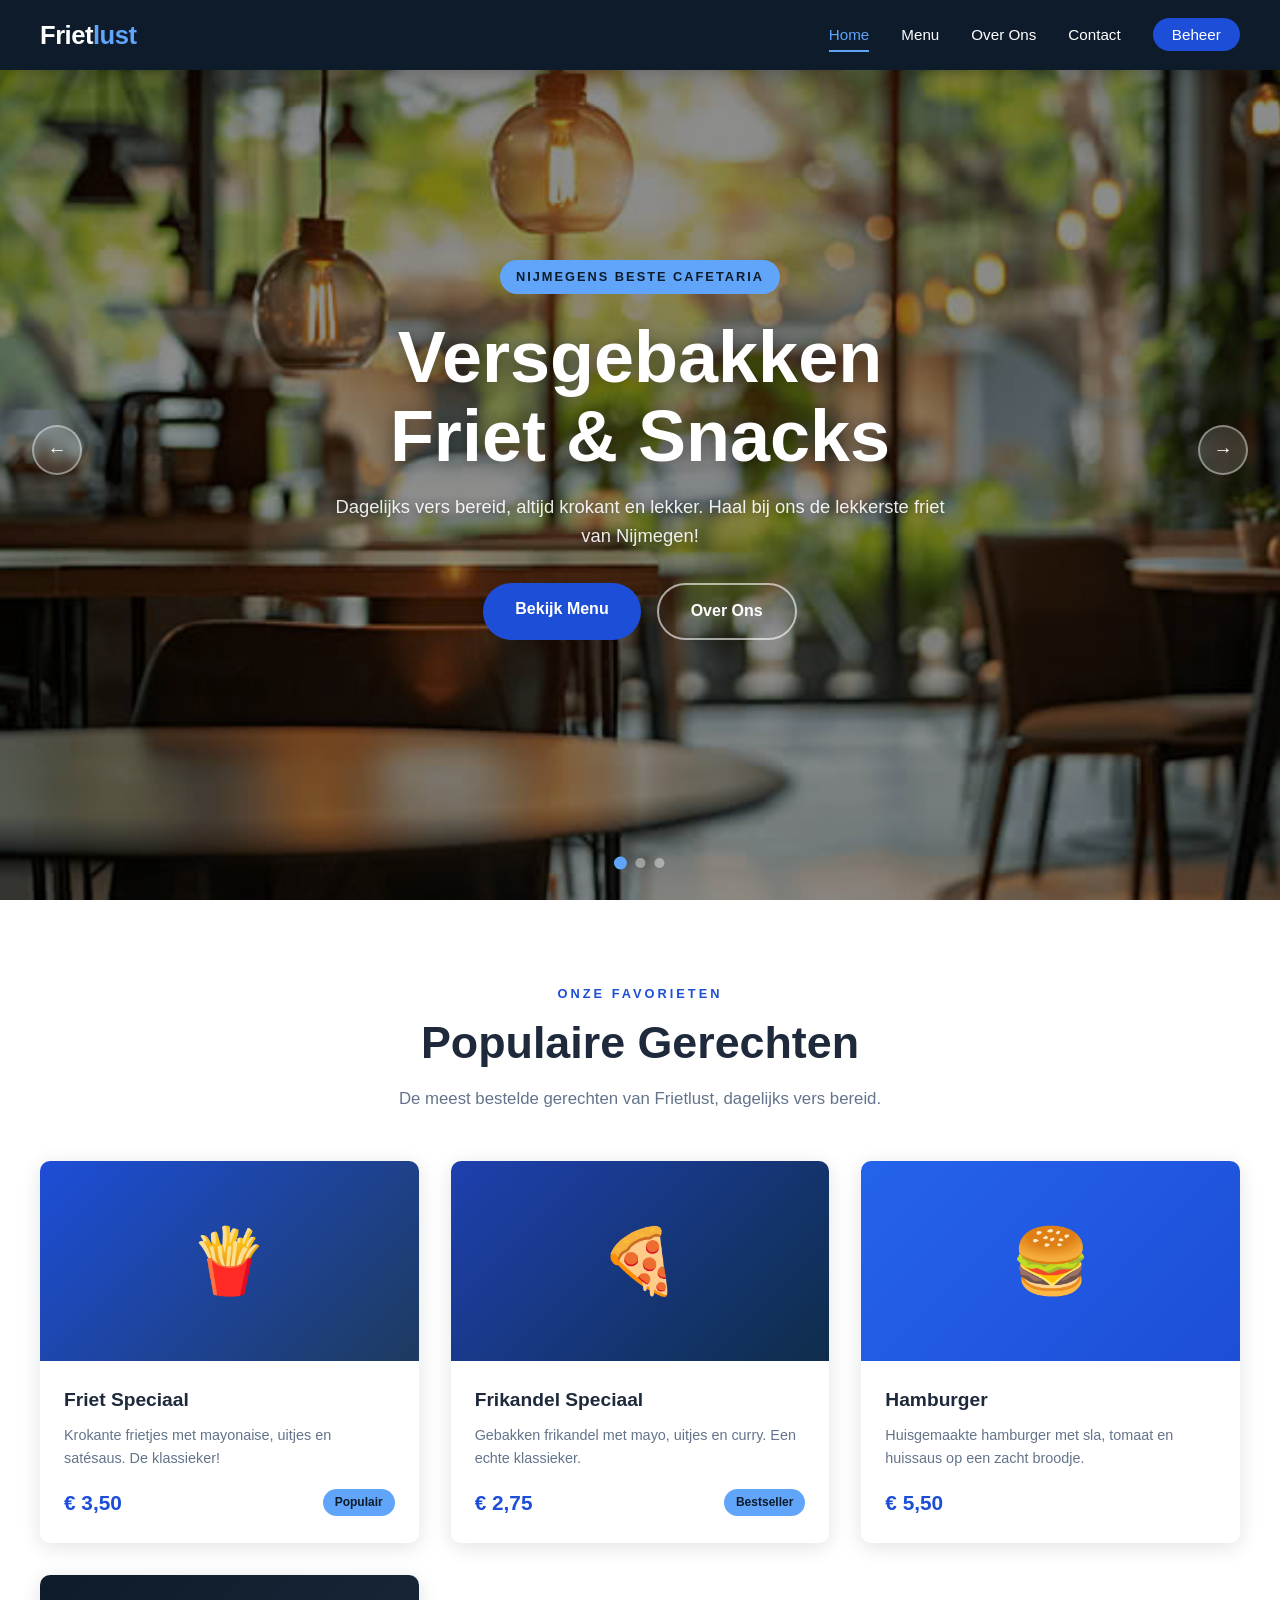
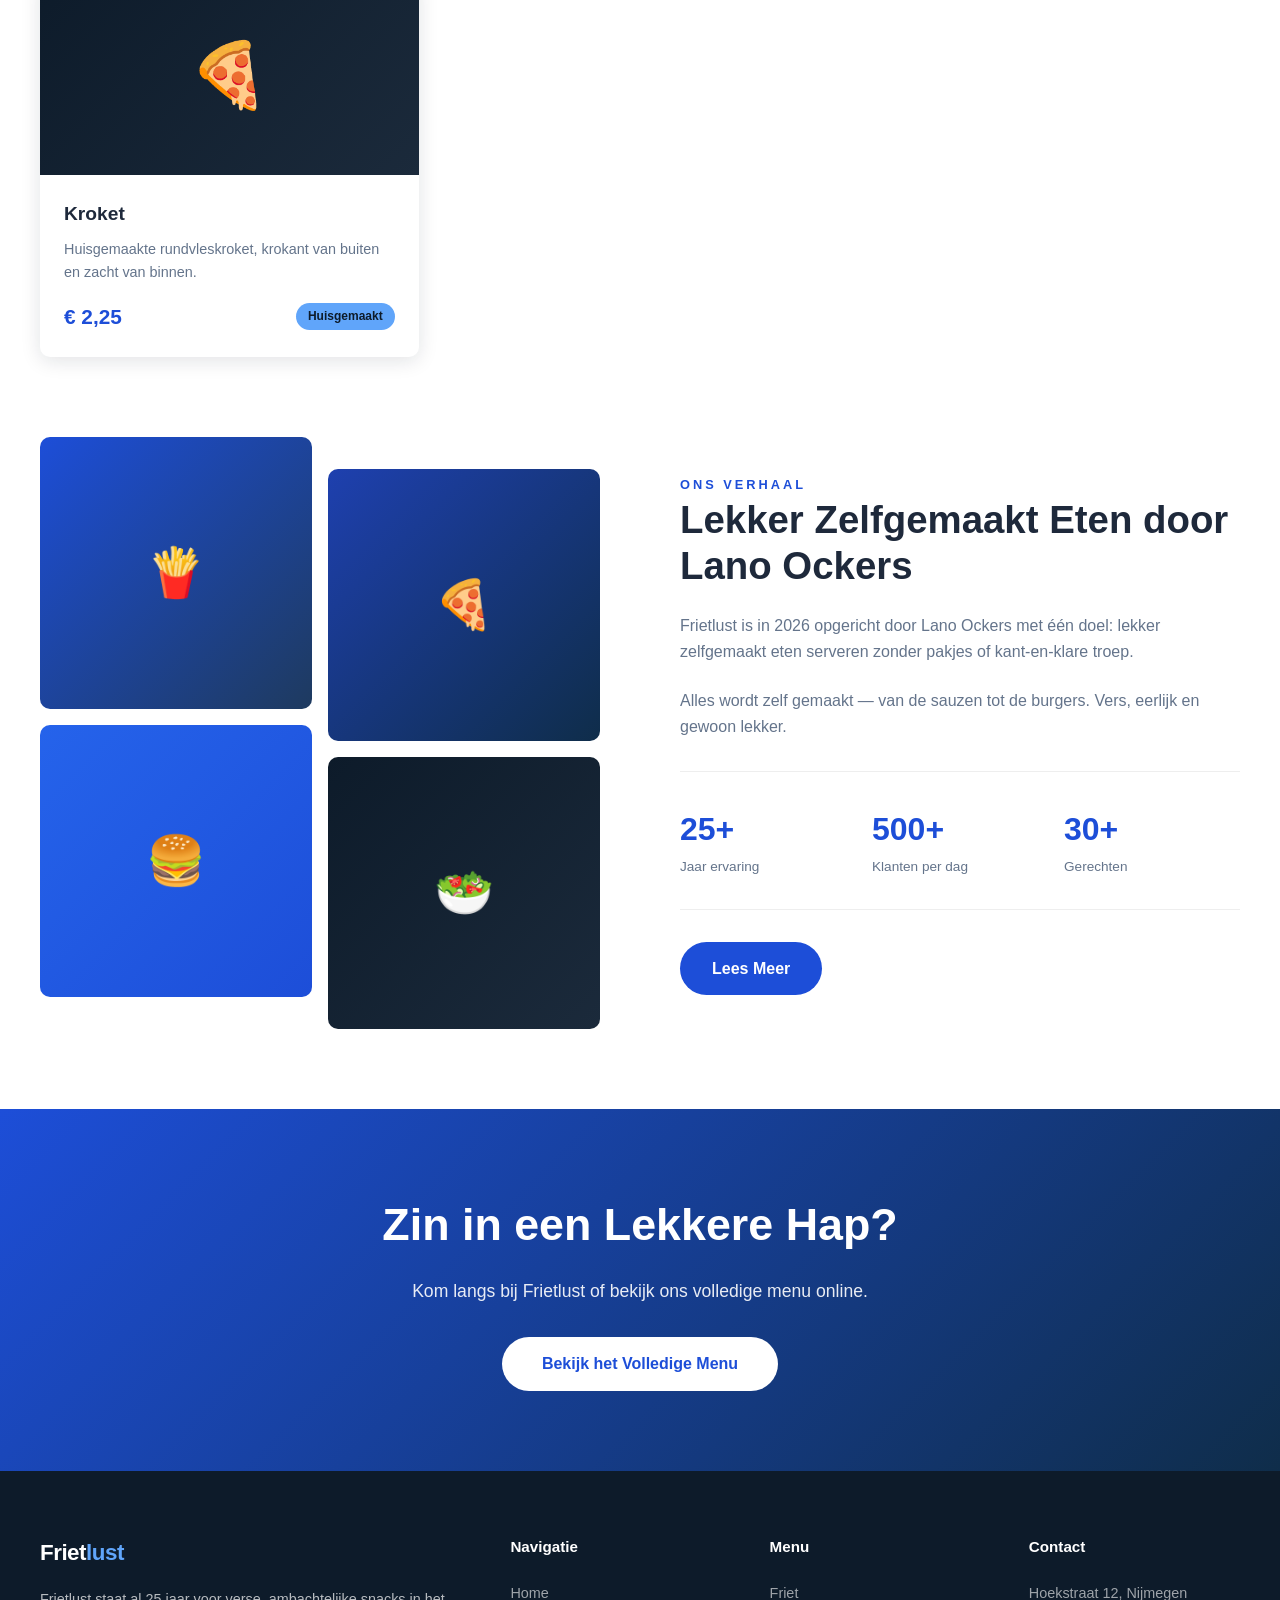
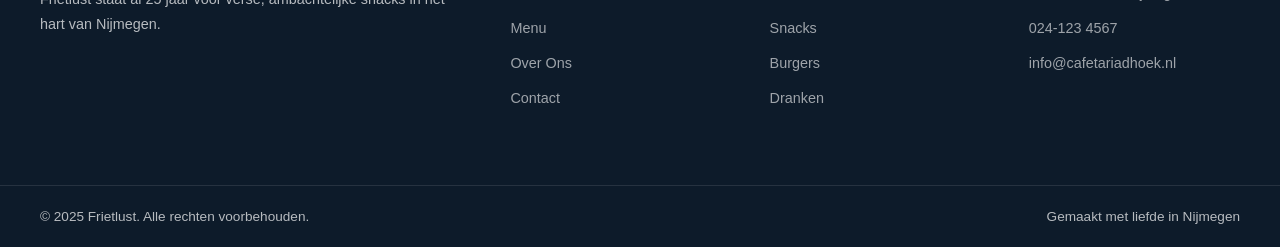
<file: index.html>
<!DOCTYPE html>
<html lang="nl">
<head>
    <meta charset="UTF-8">
    <meta name="viewport" content="width=device-width, initial-scale=1.0">
    <title>Frietlust - Lekker & Snel</title>
    <link rel="stylesheet" href="css/style.css">
</head>
<body>

    <!-- HEADER -->
    <header class="header vast" id="header">
        <div class="header-inner">
            <a href="index.html" class="logo">Friet<span>lust</span></a>
            <nav class="nav" id="nav">
                <ul>
                    <li><a href="index.html" class="actief">Home</a></li>
                    <li><a href="menu.html">Menu</a></li>
                    <li><a href="over-ons.html">Over Ons</a></li>
                    <li><a href="contact.html">Contact</a></li>
                    <li><a href="login.html" class="btn-beheer">Beheer</a></li>
                </ul>
            </nav>
            <div class="hamburger" id="hamburger">
                <span></span>
                <span></span>
                <span></span>
            </div>
        </div>
    </header>

    <!-- HERO CAROUSEL -->
    <section class="carousel" id="carousel">

        <div class="slide slide-1 actief" style="background-image: url('img/slide-1.jpg'); background-size: cover; background-position: center;">
            <div class="slide-overlay"></div>
            <div class="slide-inhoud">
                <span class="slide-label">Nijmegens Beste Cafetaria</span>
                <h1>Versgebakken Friet & Snacks</h1>
                <p>Dagelijks vers bereid, altijd krokant en lekker. Haal bij ons de lekkerste friet van Nijmegen!</p>
                <div class="carousel-knoppen">
                    <a href="menu.html" class="btn-primair">Bekijk Menu</a>
                    <a href="over-ons.html" class="btn-secundair">Over Ons</a>
                </div>
            </div>
        </div>

        <div class="slide slide-2" style="background-image: url('img/slide-2.jpg'); background-size: cover; background-position: center;">
            <div class="slide-overlay"></div>
            <div class="slide-inhoud">
                <span class="slide-label">Huisgemaakte Specialiteiten</span>
                <h1>Kroket, Frikandel & Meer</h1>
                <p>Van klassieke snacks tot huisgemaakte burgers — altijd vers en met liefde bereid.</p>
                <div class="carousel-knoppen">
                    <a href="menu.html" class="btn-primair">Onze Snacks</a>
                    <a href="contact.html" class="btn-secundair">Kom Langs</a>
                </div>
            </div>
        </div>

        <div class="slide slide-3" style="background-image: url('img/slide-3.jpg'); background-size: cover; background-position: center;">
            <div class="slide-overlay"></div>
            <div class="slide-inhoud">
                <span class="slide-label">Al 25 Jaar in Nijmegen</span>
                <h1>Familiebedrijf Met Traditie</h1>
                <p>Generaties lang de vertrouwde plek voor een snelle hap. Welkom bij De Hoek!</p>
                <div class="carousel-knoppen">
                    <a href="over-ons.html" class="btn-primair">Ons Verhaal</a>
                    <a href="menu.html" class="btn-secundair">Menu Bekijken</a>
                </div>
            </div>
        </div>

        <button class="carousel-pijl pijl-links" id="pijlLinks">&#8592;</button>
        <button class="carousel-pijl pijl-rechts" id="pijlRechts">&#8594;</button>

        <div class="carousel-dots">
            <button class="dot actief" data-index="0"></button>
            <button class="dot" data-index="1"></button>
            <button class="dot" data-index="2"></button>
        </div>

    </section>

    <!-- SPECIALITEITEN -->
    <section class="sectie sectie-licht">
        <div class="container">
            <div class="sectie-kop">
                <span class="label">Onze Favorieten</span>
                <h2>Populaire Gerechten</h2>
                <p>De meest bestelde gerechten van Frietlust, dagelijks vers bereid.</p>
            </div>
            <div class="kaarten-grid">
                <div class="kaart">
                    <div class="kaart-afbeelding friet">&#127839;</div>
                    <div class="kaart-body">
                        <h3>Friet Speciaal</h3>
                        <p>Krokante frietjes met mayonaise, uitjes en satésaus. De klassieker!</p>
                        <div class="kaart-footer">
                            <span class="prijs">&euro; 3,50</span>
                            <span class="badge">Populair</span>
                        </div>
                    </div>
                </div>
                <div class="kaart">
                    <div class="kaart-afbeelding snack">&#127829;</div>
                    <div class="kaart-body">
                        <h3>Frikandel Speciaal</h3>
                        <p>Gebakken frikandel met mayo, uitjes en curry. Een echte klassieker.</p>
                        <div class="kaart-footer">
                            <span class="prijs">&euro; 2,75</span>
                            <span class="badge">Bestseller</span>
                        </div>
                    </div>
                </div>
                <div class="kaart">
                    <div class="kaart-afbeelding burger">&#127828;</div>
                    <div class="kaart-body">
                        <h3>Hamburger</h3>
                        <p>Huisgemaakte hamburger met sla, tomaat en huissaus op een zacht broodje.</p>
                        <div class="kaart-footer">
                            <span class="prijs">&euro; 5,50</span>
                        </div>
                    </div>
                </div>
                <div class="kaart">
                    <div class="kaart-afbeelding salade">&#127829;</div>
                    <div class="kaart-body">
                        <h3>Kroket</h3>
                        <p>Huisgemaakte rundvleskroket, krokant van buiten en zacht van binnen.</p>
                        <div class="kaart-footer">
                            <span class="prijs">&euro; 2,25</span>
                            <span class="badge">Huisgemaakt</span>
                        </div>
                    </div>
                </div>
            </div>
        </div>
    </section>

    <!-- OVER ONS TEASER -->
    <section class="sectie sectie-licht" style="padding-top: 0;">
        <div class="container">
            <div class="over-ons-grid">
                <div class="over-ons-visual">
                    <div class="visual-blok">&#127839;</div>
                    <div class="visual-blok">&#127829;</div>
                    <div class="visual-blok">&#127828;</div>
                    <div class="visual-blok">&#129367;</div>
                </div>
                <div class="over-ons-tekst">
                    <span class="label" style="color: var(--rood); font-size: 0.8rem; font-weight: 700; letter-spacing: 3px; text-transform: uppercase;">Ons Verhaal</span>
                    <h2>Lekker Zelfgemaakt Eten door Lano Ockers</h2>
                    <p>Frietlust is in 2026 opgericht door Lano Ockers met één doel: lekker zelfgemaakt eten serveren zonder pakjes of kant-en-klare troep.</p>
                    <p>Alles wordt zelf gemaakt — van de sauzen tot de burgers. Vers, eerlijk en gewoon lekker.</p>
                    <div class="statistieken">
                        <div class="stat">
                            <h3>25+</h3>
                            <p>Jaar ervaring</p>
                        </div>
                        <div class="stat">
                            <h3>500+</h3>
                            <p>Klanten per dag</p>
                        </div>
                        <div class="stat">
                            <h3>30+</h3>
                            <p>Gerechten</p>
                        </div>
                    </div>
                    <a href="over-ons.html" class="btn-primair">Lees Meer</a>
                </div>
            </div>
        </div>
    </section>

    <!-- CTA -->
    <section class="cta-sectie">
        <div class="container">
            <h2>Zin in een Lekkere Hap?</h2>
            <p>Kom langs bij Frietlust of bekijk ons volledige menu online.</p>
            <a href="menu.html" class="btn-wit">Bekijk het Volledige Menu</a>
        </div>
    </section>

    <!-- FOOTER -->
    <footer class="footer">
        <div class="footer-top">
            <div class="footer-grid">
                <div class="footer-brand">
                    <a href="index.html" class="logo">Friet<span>lust</span></a>
                    <p>Frietlust staat al 25 jaar voor verse, ambachtelijke snacks in het hart van Nijmegen.</p>
                </div>
                <div class="footer-kolom">
                    <h4>Navigatie</h4>
                    <ul>
                        <li><a href="index.html">Home</a></li>
                        <li><a href="menu.html">Menu</a></li>
                        <li><a href="over-ons.html">Over Ons</a></li>
                        <li><a href="contact.html">Contact</a></li>
                    </ul>
                </div>
                <div class="footer-kolom">
                    <h4>Menu</h4>
                    <ul>
                        <li><a href="menu.html">Friet</a></li>
                        <li><a href="menu.html">Snacks</a></li>
                        <li><a href="menu.html">Burgers</a></li>
                        <li><a href="menu.html">Dranken</a></li>
                    </ul>
                </div>
                <div class="footer-kolom">
                    <h4>Contact</h4>
                    <ul>
                        <li><a href="#">Hoekstraat 12, Nijmegen</a></li>
                        <li><a href="#">024-123 4567</a></li>
                        <li><a href="#">info@cafetariadhoek.nl</a></li>
                    </ul>
                </div>
            </div>
        </div>
        <div class="footer-bottom">
            <div class="container">
                <span>&copy; 2025 Frietlust. Alle rechten voorbehouden.</span>
                <span>Gemaakt met liefde in Nijmegen</span>
            </div>
        </div>
    </footer>

    <script src="js/main.js"></script>

</body>
</html>
</file>
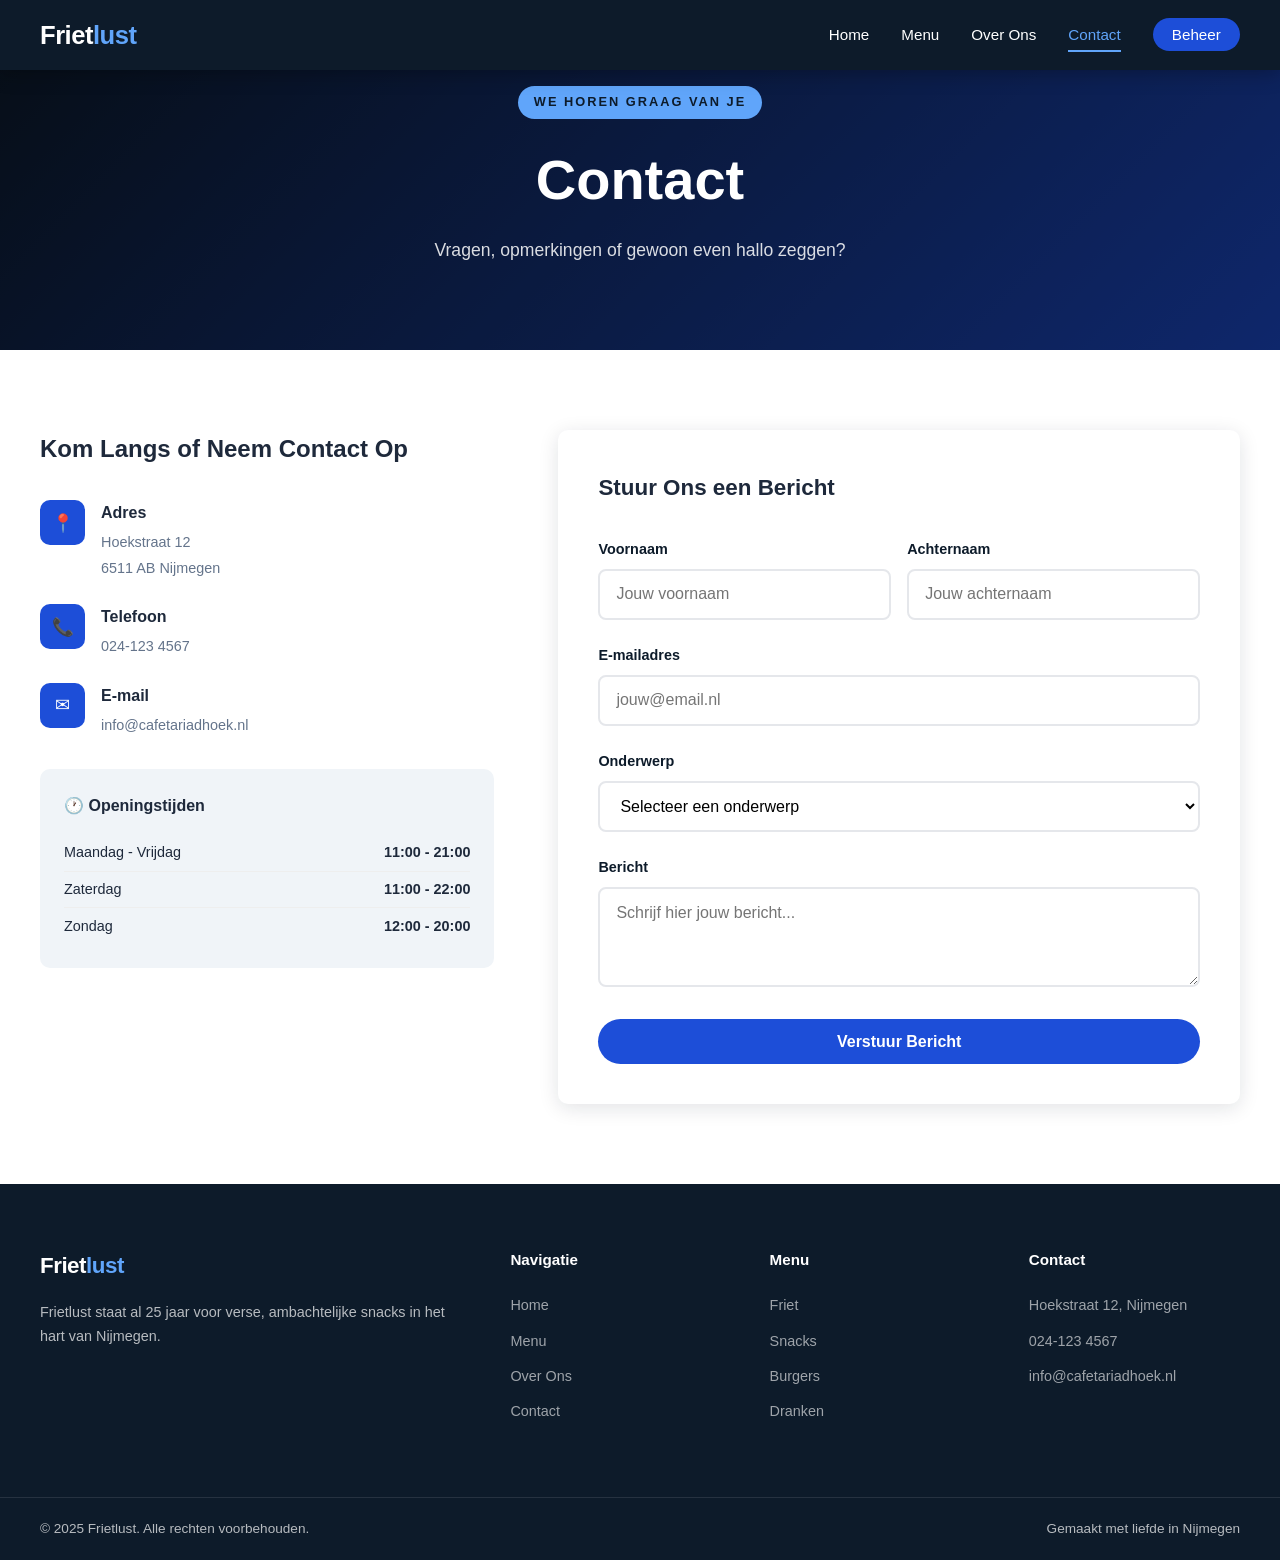
<file: contact.html>
<!DOCTYPE html>
<html lang="nl">
<head>
    <meta charset="UTF-8">
    <meta name="viewport" content="width=device-width, initial-scale=1.0">
    <title>Contact - Frietlust</title>
    <link rel="stylesheet" href="css/style.css">
</head>
<body>

    <!-- HEADER -->
    <header class="header vast" id="header">
        <div class="header-inner">
            <a href="index.html" class="logo">Friet<span>lust</span></a>
            <nav class="nav" id="nav">
                <ul>
                    <li><a href="index.html">Home</a></li>
                    <li><a href="menu.html">Menu</a></li>
                    <li><a href="over-ons.html">Over Ons</a></li>
                    <li><a href="contact.html" class="actief">Contact</a></li>
                    <li><a href="login.html" class="btn-beheer">Beheer</a></li>
                </ul>
            </nav>
            <div class="hamburger" id="hamburger">
                <span></span><span></span><span></span>
            </div>
        </div>
    </header>

    <!-- PAGINA HERO -->
    <div class="pagina-hero">
        <div class="pagina-hero-bg"></div>
        <div class="pagina-hero-inhoud">
            <span class="label">We horen graag van je</span>
            <h1>Contact</h1>
            <p>Vragen, opmerkingen of gewoon even hallo zeggen?</p>
        </div>
    </div>

    <!-- CONTACT SECTIE -->
    <section class="sectie sectie-licht">
        <div class="container">
            <div class="contact-grid">

                <!-- CONTACT INFO -->
                <div class="contact-info">
                    <h3>Kom Langs of Neem Contact Op</h3>

                    <div class="contact-item">
                        <div class="contact-item-icon">&#128205;</div>
                        <div class="contact-item-tekst">
                            <strong>Adres</strong>
                            <span>Hoekstraat 12<br>6511 AB Nijmegen</span>
                        </div>
                    </div>

                    <div class="contact-item">
                        <div class="contact-item-icon">&#128222;</div>
                        <div class="contact-item-tekst">
                            <strong>Telefoon</strong>
                            <span>024-123 4567</span>
                        </div>
                    </div>

                    <div class="contact-item">
                        <div class="contact-item-icon">&#9993;</div>
                        <div class="contact-item-tekst">
                            <strong>E-mail</strong>
                            <span>info@cafetariadhoek.nl</span>
                        </div>
                    </div>

                    <div class="openingstijden">
                        <h4>&#128336; Openingstijden</h4>
                        <div class="tijd-rij">
                            <span>Maandag - Vrijdag</span>
                            <span>11:00 - 21:00</span>
                        </div>
                        <div class="tijd-rij">
                            <span>Zaterdag</span>
                            <span>11:00 - 22:00</span>
                        </div>
                        <div class="tijd-rij">
                            <span>Zondag</span>
                            <span>12:00 - 20:00</span>
                        </div>
                    </div>
                </div>

                <!-- CONTACT FORMULIER -->
                <div class="contact-formulier">
                    <h3>Stuur Ons een Bericht</h3>
                    <form action="#" method="POST">
                        <div class="form-rij">
                            <div class="form-groep">
                                <label for="voornaam">Voornaam</label>
                                <input type="text" id="voornaam" name="voornaam" placeholder="Jouw voornaam" required>
                            </div>
                            <div class="form-groep">
                                <label for="achternaam">Achternaam</label>
                                <input type="text" id="achternaam" name="achternaam" placeholder="Jouw achternaam" required>
                            </div>
                        </div>
                        <div class="form-groep">
                            <label for="email">E-mailadres</label>
                            <input type="email" id="email" name="email" placeholder="jouw@email.nl" required>
                        </div>
                        <div class="form-groep">
                            <label for="onderwerp">Onderwerp</label>
                            <select id="onderwerp" name="onderwerp">
                                <option value="">Selecteer een onderwerp</option>
                                <option value="vraag">Algemene vraag</option>
                                <option value="bestelling">Bestelling</option>
                                <option value="feedback">Feedback</option>
                                <option value="klacht">Klacht</option>
                            </select>
                        </div>
                        <div class="form-groep">
                            <label for="bericht">Bericht</label>
                            <textarea id="bericht" name="bericht" placeholder="Schrijf hier jouw bericht..." required></textarea>
                        </div>
                        <button type="submit" class="btn-primair" style="width: 100%;">Verstuur Bericht</button>
                    </form>
                </div>

            </div>
        </div>
    </section>

    <!-- FOOTER -->
    <footer class="footer">
        <div class="footer-top">
            <div class="footer-grid">
                <div class="footer-brand">
                    <a href="index.html" class="logo">Friet<span>lust</span></a>
                    <p>Frietlust staat al 25 jaar voor verse, ambachtelijke snacks in het hart van Nijmegen.</p>
                </div>
                <div class="footer-kolom">
                    <h4>Navigatie</h4>
                    <ul>
                        <li><a href="index.html">Home</a></li>
                        <li><a href="menu.html">Menu</a></li>
                        <li><a href="over-ons.html">Over Ons</a></li>
                        <li><a href="contact.html">Contact</a></li>
                    </ul>
                </div>
                <div class="footer-kolom">
                    <h4>Menu</h4>
                    <ul>
                        <li><a href="menu.html">Friet</a></li>
                        <li><a href="menu.html">Snacks</a></li>
                        <li><a href="menu.html">Burgers</a></li>
                        <li><a href="menu.html">Dranken</a></li>
                    </ul>
                </div>
                <div class="footer-kolom">
                    <h4>Contact</h4>
                    <ul>
                        <li><a href="#">Hoekstraat 12, Nijmegen</a></li>
                        <li><a href="#">024-123 4567</a></li>
                        <li><a href="#">info@cafetariadhoek.nl</a></li>
                    </ul>
                </div>
            </div>
        </div>
        <div class="footer-bottom">
            <div class="container">
                <span>&copy; 2025 Frietlust. Alle rechten voorbehouden.</span>
                <span>Gemaakt met liefde in Nijmegen</span>
            </div>
        </div>
    </footer>

    <script src="js/main.js"></script>

</body>
</html>
</file>
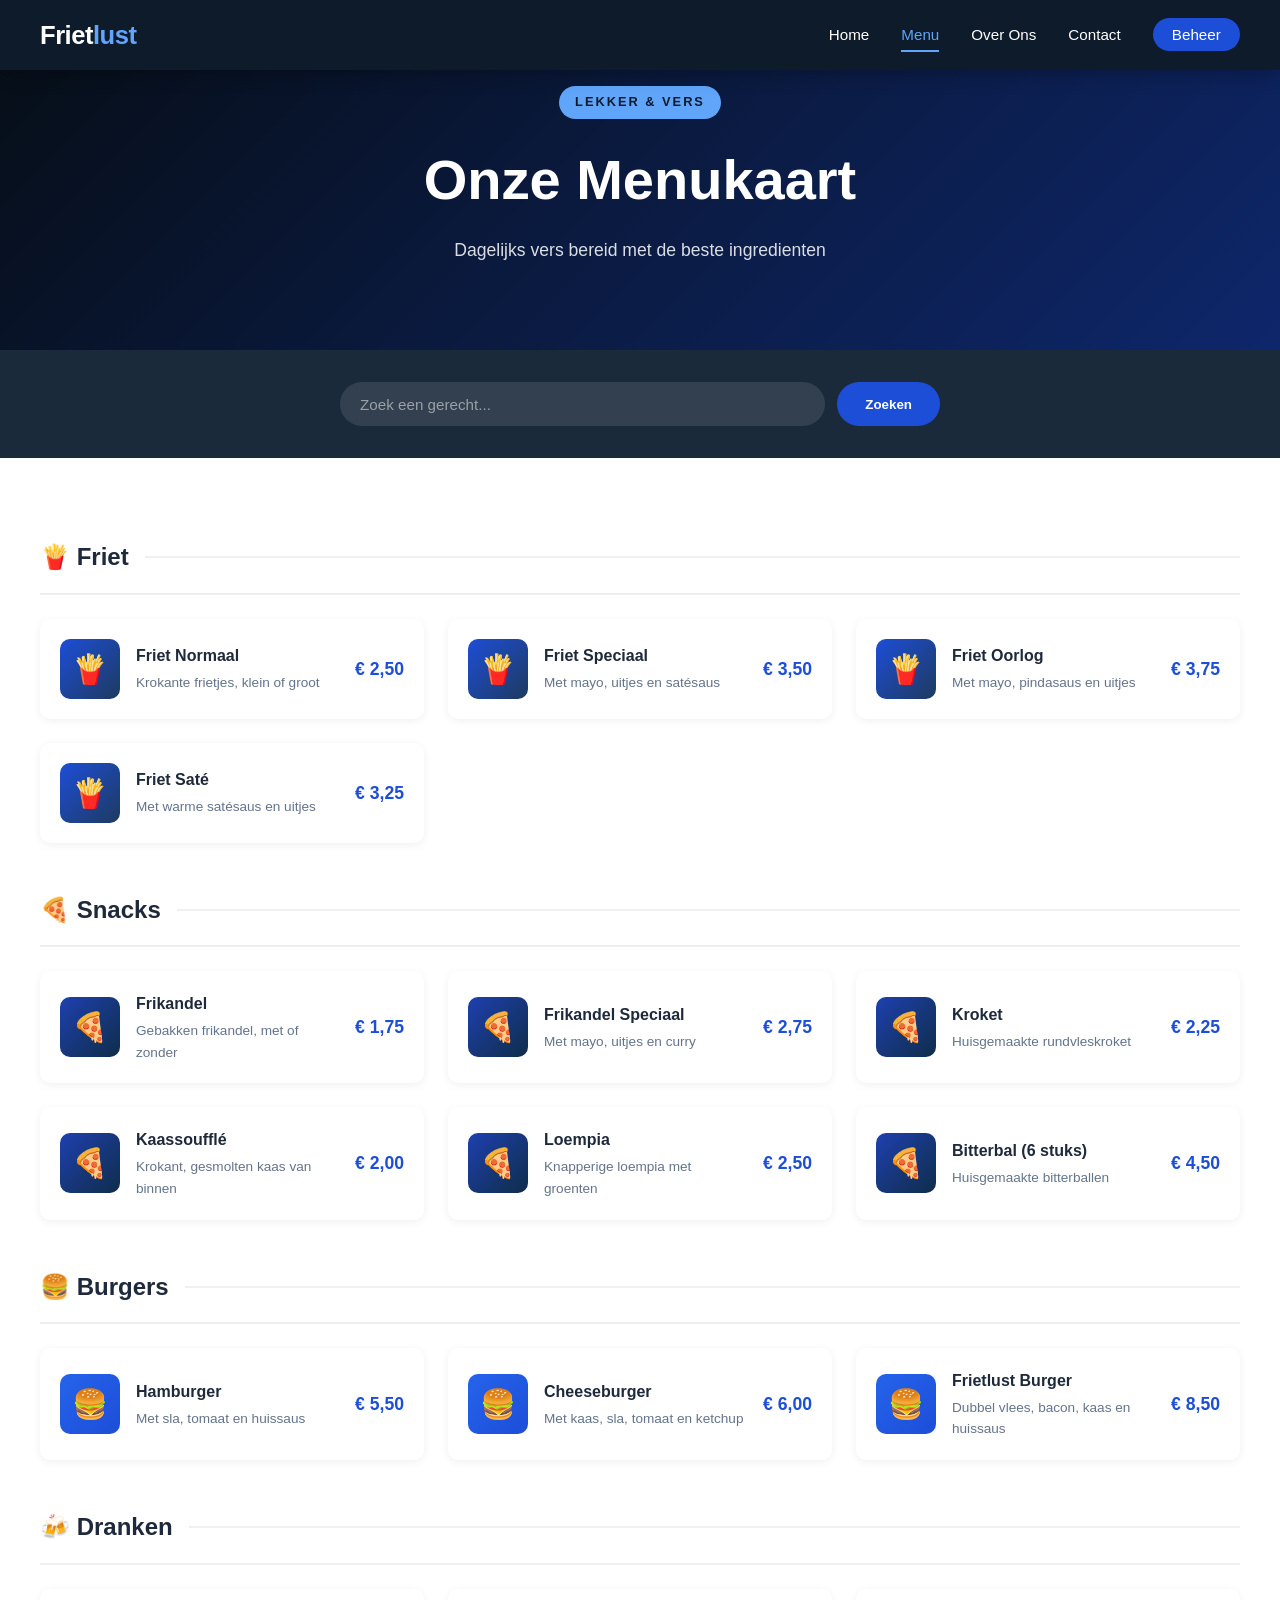
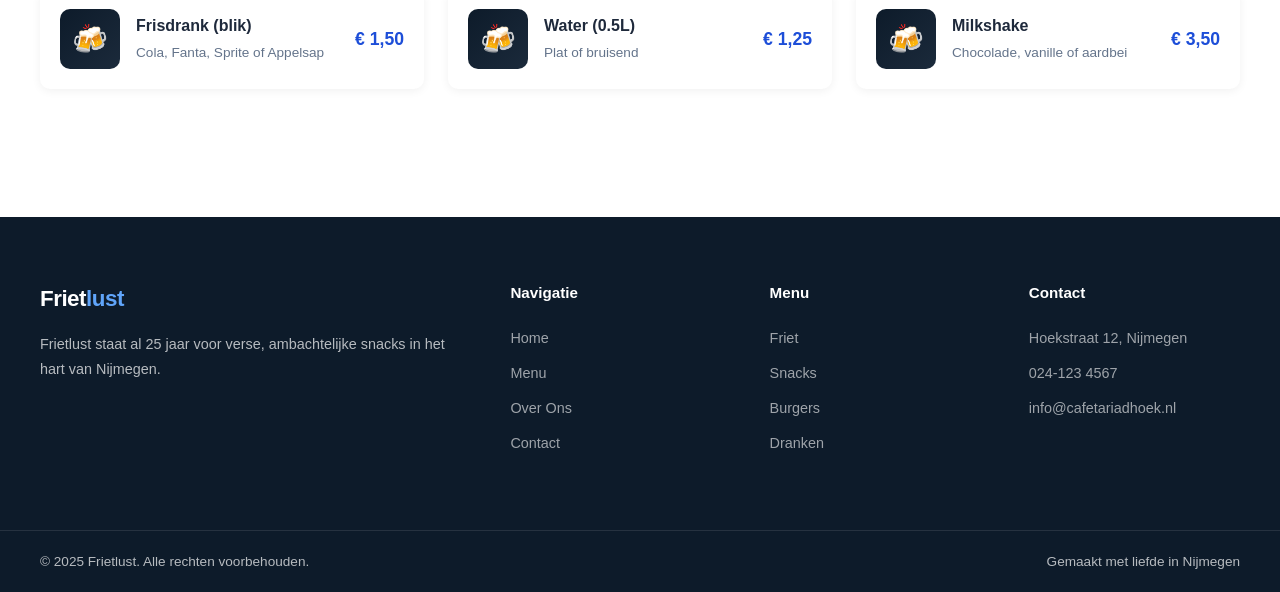
<file: menu.html>
<!DOCTYPE html>
<html lang="nl">
<head>
    <meta charset="UTF-8">
    <meta name="viewport" content="width=device-width, initial-scale=1.0">
    <title>Menu - Frietlust</title>
    <link rel="stylesheet" href="css/style.css">
</head>
<body>

    <!-- HEADER -->
    <header class="header vast" id="header">
        <div class="header-inner">
            <a href="index.html" class="logo">Friet<span>lust</span></a>
            <nav class="nav" id="nav">
                <ul>
                    <li><a href="index.html">Home</a></li>
                    <li><a href="menu.html" class="actief">Menu</a></li>
                    <li><a href="over-ons.html">Over Ons</a></li>
                    <li><a href="contact.html">Contact</a></li>
                    <li><a href="login.html" class="btn-beheer">Beheer</a></li>
                </ul>
            </nav>
            <div class="hamburger" id="hamburger">
                <span></span><span></span><span></span>
            </div>
        </div>
    </header>

    <!-- PAGINA HERO -->
    <div class="pagina-hero">
        <div class="pagina-hero-bg"></div>
        <div class="pagina-hero-inhoud">
            <span class="label">Lekker & Vers</span>
            <h1>Onze Menukaart</h1>
            <p>Dagelijks vers bereid met de beste ingredienten</p>
        </div>
    </div>

    <!-- ZOEKBALK -->
    <div class="zoek-sectie">
        <form class="zoek-formulier" action="menu.html" method="GET">
            <input type="text" name="zoek" placeholder="Zoek een gerecht...">
            <button type="submit">Zoeken</button>
        </form>
    </div>

    <!-- MENU -->
    <section class="sectie sectie-licht">
        <div class="container">

            <!-- PATAT -->
            <div class="menu-categorie">
                <div class="categorie-titel">
                    <h3>&#127839; Friet</h3>
                    <div class="lijn"></div>
                </div>
                <div class="menu-items-grid">
                    <div class="menu-item">
                        <div class="menu-item-icon friet">&#127839;</div>
                        <div class="menu-item-info">
                            <h4>Friet Normaal</h4>
                            <p>Krokante frietjes, klein of groot</p>
                        </div>
                        <span class="menu-item-prijs">&euro; 2,50</span>
                    </div>
                    <div class="menu-item">
                        <div class="menu-item-icon friet">&#127839;</div>
                        <div class="menu-item-info">
                            <h4>Friet Speciaal</h4>
                            <p>Met mayo, uitjes en satésaus</p>
                        </div>
                        <span class="menu-item-prijs">&euro; 3,50</span>
                    </div>
                    <div class="menu-item">
                        <div class="menu-item-icon friet">&#127839;</div>
                        <div class="menu-item-info">
                            <h4>Friet Oorlog</h4>
                            <p>Met mayo, pindasaus en uitjes</p>
                        </div>
                        <span class="menu-item-prijs">&euro; 3,75</span>
                    </div>
                    <div class="menu-item">
                        <div class="menu-item-icon friet">&#127839;</div>
                        <div class="menu-item-info">
                            <h4>Friet Saté</h4>
                            <p>Met warme satésaus en uitjes</p>
                        </div>
                        <span class="menu-item-prijs">&euro; 3,25</span>
                    </div>
                </div>
            </div>

            <!-- SNACKS -->
            <div class="menu-categorie">
                <div class="categorie-titel">
                    <h3>&#127829; Snacks</h3>
                    <div class="lijn"></div>
                </div>
                <div class="menu-items-grid">
                    <div class="menu-item">
                        <div class="menu-item-icon snack">&#127829;</div>
                        <div class="menu-item-info">
                            <h4>Frikandel</h4>
                            <p>Gebakken frikandel, met of zonder</p>
                        </div>
                        <span class="menu-item-prijs">&euro; 1,75</span>
                    </div>
                    <div class="menu-item">
                        <div class="menu-item-icon snack">&#127829;</div>
                        <div class="menu-item-info">
                            <h4>Frikandel Speciaal</h4>
                            <p>Met mayo, uitjes en curry</p>
                        </div>
                        <span class="menu-item-prijs">&euro; 2,75</span>
                    </div>
                    <div class="menu-item">
                        <div class="menu-item-icon snack">&#127829;</div>
                        <div class="menu-item-info">
                            <h4>Kroket</h4>
                            <p>Huisgemaakte rundvleskroket</p>
                        </div>
                        <span class="menu-item-prijs">&euro; 2,25</span>
                    </div>
                    <div class="menu-item">
                        <div class="menu-item-icon snack">&#127829;</div>
                        <div class="menu-item-info">
                            <h4>Kaassoufflé</h4>
                            <p>Krokant, gesmolten kaas van binnen</p>
                        </div>
                        <span class="menu-item-prijs">&euro; 2,00</span>
                    </div>
                    <div class="menu-item">
                        <div class="menu-item-icon snack">&#127829;</div>
                        <div class="menu-item-info">
                            <h4>Loempia</h4>
                            <p>Knapperige loempia met groenten</p>
                        </div>
                        <span class="menu-item-prijs">&euro; 2,50</span>
                    </div>
                    <div class="menu-item">
                        <div class="menu-item-icon snack">&#127829;</div>
                        <div class="menu-item-info">
                            <h4>Bitterbal (6 stuks)</h4>
                            <p>Huisgemaakte bitterballen</p>
                        </div>
                        <span class="menu-item-prijs">&euro; 4,50</span>
                    </div>
                </div>
            </div>

            <!-- BURGERS -->
            <div class="menu-categorie">
                <div class="categorie-titel">
                    <h3>&#127828; Burgers</h3>
                    <div class="lijn"></div>
                </div>
                <div class="menu-items-grid">
                    <div class="menu-item">
                        <div class="menu-item-icon burger">&#127828;</div>
                        <div class="menu-item-info">
                            <h4>Hamburger</h4>
                            <p>Met sla, tomaat en huissaus</p>
                        </div>
                        <span class="menu-item-prijs">&euro; 5,50</span>
                    </div>
                    <div class="menu-item">
                        <div class="menu-item-icon burger">&#127828;</div>
                        <div class="menu-item-info">
                            <h4>Cheeseburger</h4>
                            <p>Met kaas, sla, tomaat en ketchup</p>
                        </div>
                        <span class="menu-item-prijs">&euro; 6,00</span>
                    </div>
                    <div class="menu-item">
                        <div class="menu-item-icon burger">&#127828;</div>
                        <div class="menu-item-info">
                            <h4>Frietlust Burger</h4>
                            <p>Dubbel vlees, bacon, kaas en huissaus</p>
                        </div>
                        <span class="menu-item-prijs">&euro; 8,50</span>
                    </div>
                </div>
            </div>

            <!-- DRANKEN -->
            <div class="menu-categorie">
                <div class="categorie-titel">
                    <h3>&#127867; Dranken</h3>
                    <div class="lijn"></div>
                </div>
                <div class="menu-items-grid">
                    <div class="menu-item">
                        <div class="menu-item-icon drank">&#127867;</div>
                        <div class="menu-item-info">
                            <h4>Frisdrank (blik)</h4>
                            <p>Cola, Fanta, Sprite of Appelsap</p>
                        </div>
                        <span class="menu-item-prijs">&euro; 1,50</span>
                    </div>
                    <div class="menu-item">
                        <div class="menu-item-icon drank">&#127867;</div>
                        <div class="menu-item-info">
                            <h4>Water (0.5L)</h4>
                            <p>Plat of bruisend</p>
                        </div>
                        <span class="menu-item-prijs">&euro; 1,25</span>
                    </div>
                    <div class="menu-item">
                        <div class="menu-item-icon drank">&#127867;</div>
                        <div class="menu-item-info">
                            <h4>Milkshake</h4>
                            <p>Chocolade, vanille of aardbei</p>
                        </div>
                        <span class="menu-item-prijs">&euro; 3,50</span>
                    </div>
                </div>
            </div>

        </div>
    </section>

    <!-- FOOTER -->
    <footer class="footer">
        <div class="footer-top">
            <div class="footer-grid">
                <div class="footer-brand">
                    <a href="index.html" class="logo">Friet<span>lust</span></a>
                    <p>Frietlust staat al 25 jaar voor verse, ambachtelijke snacks in het hart van Nijmegen.</p>
                </div>
                <div class="footer-kolom">
                    <h4>Navigatie</h4>
                    <ul>
                        <li><a href="index.html">Home</a></li>
                        <li><a href="menu.html">Menu</a></li>
                        <li><a href="over-ons.html">Over Ons</a></li>
                        <li><a href="contact.html">Contact</a></li>
                    </ul>
                </div>
                <div class="footer-kolom">
                    <h4>Menu</h4>
                    <ul>
                        <li><a href="menu.html">Friet</a></li>
                        <li><a href="menu.html">Snacks</a></li>
                        <li><a href="menu.html">Burgers</a></li>
                        <li><a href="menu.html">Dranken</a></li>
                    </ul>
                </div>
                <div class="footer-kolom">
                    <h4>Contact</h4>
                    <ul>
                        <li><a href="#">Hoekstraat 12, Nijmegen</a></li>
                        <li><a href="#">024-123 4567</a></li>
                        <li><a href="#">info@cafetariadhoek.nl</a></li>
                    </ul>
                </div>
            </div>
        </div>
        <div class="footer-bottom">
            <div class="container">
                <span>&copy; 2025 Frietlust. Alle rechten voorbehouden.</span>
                <span>Gemaakt met liefde in Nijmegen</span>
            </div>
        </div>
    </footer>

    <script src="js/main.js"></script>

</body>
</html>
</file>
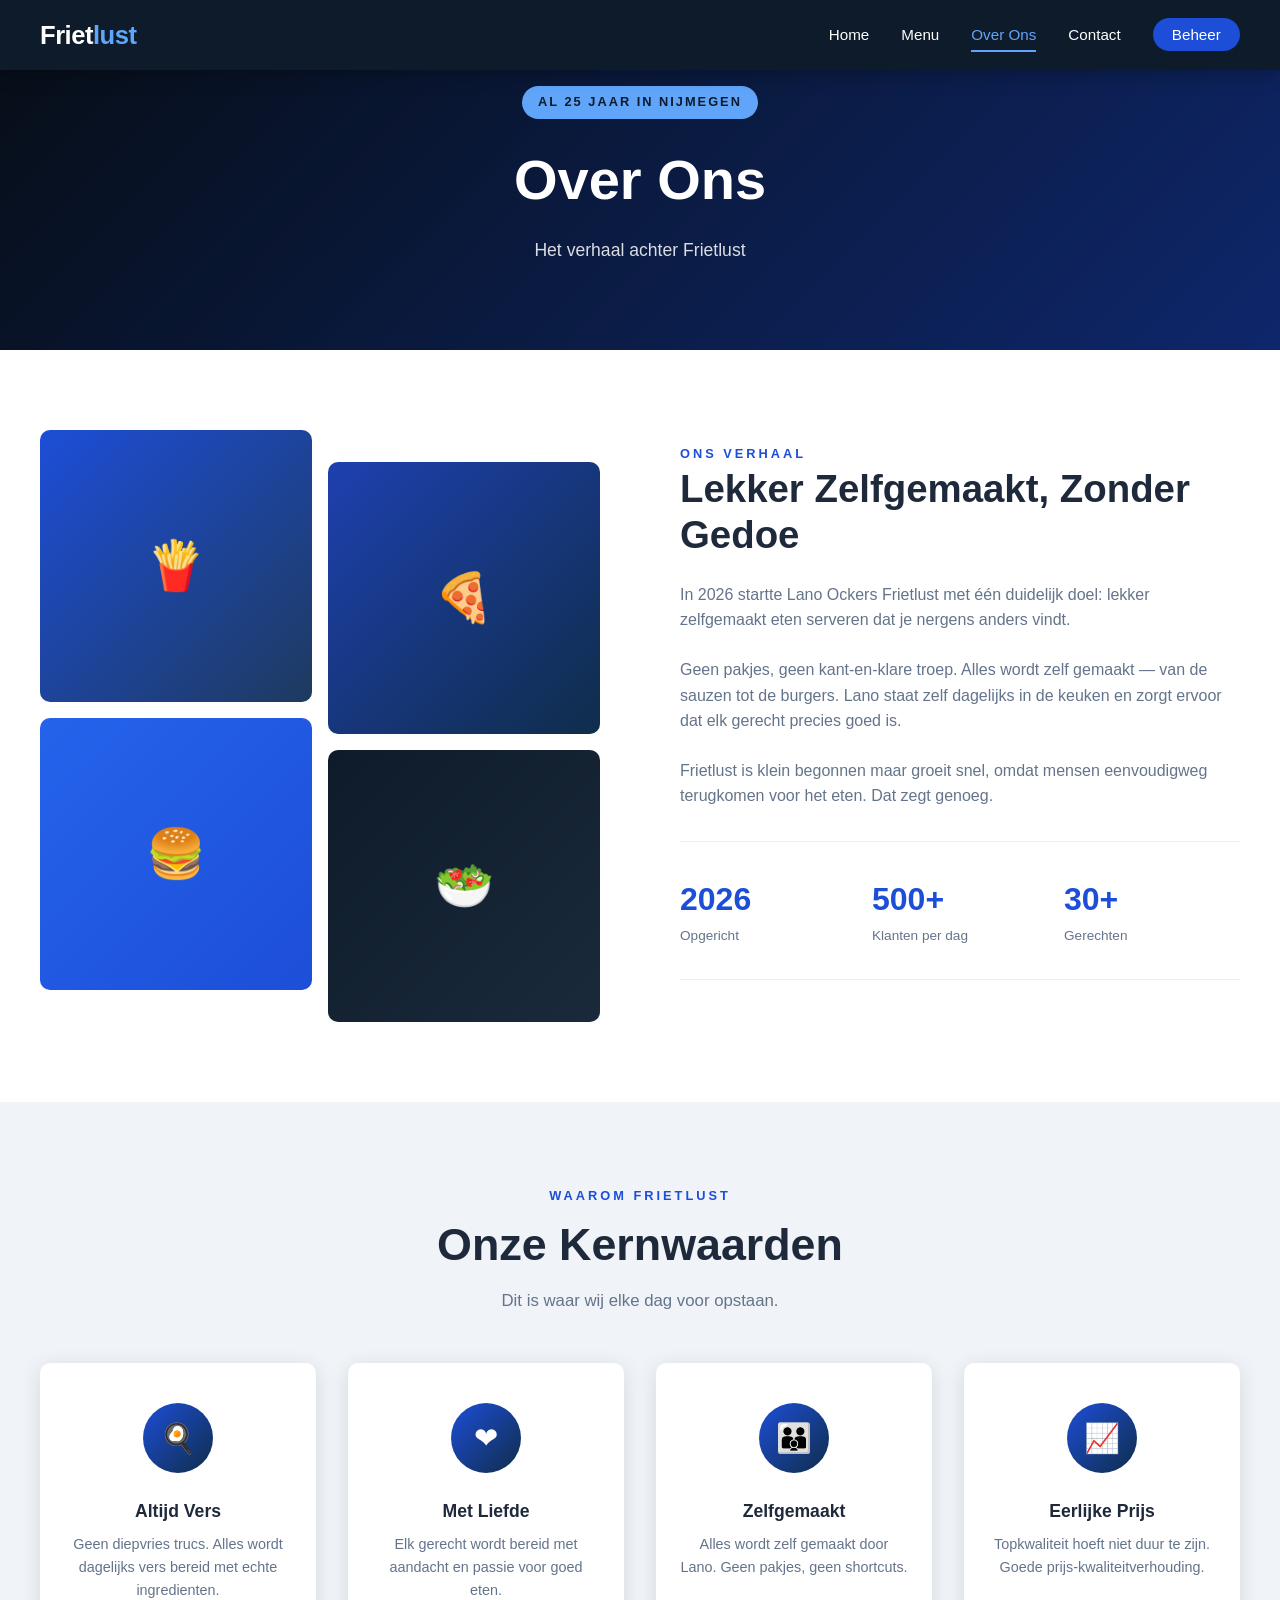
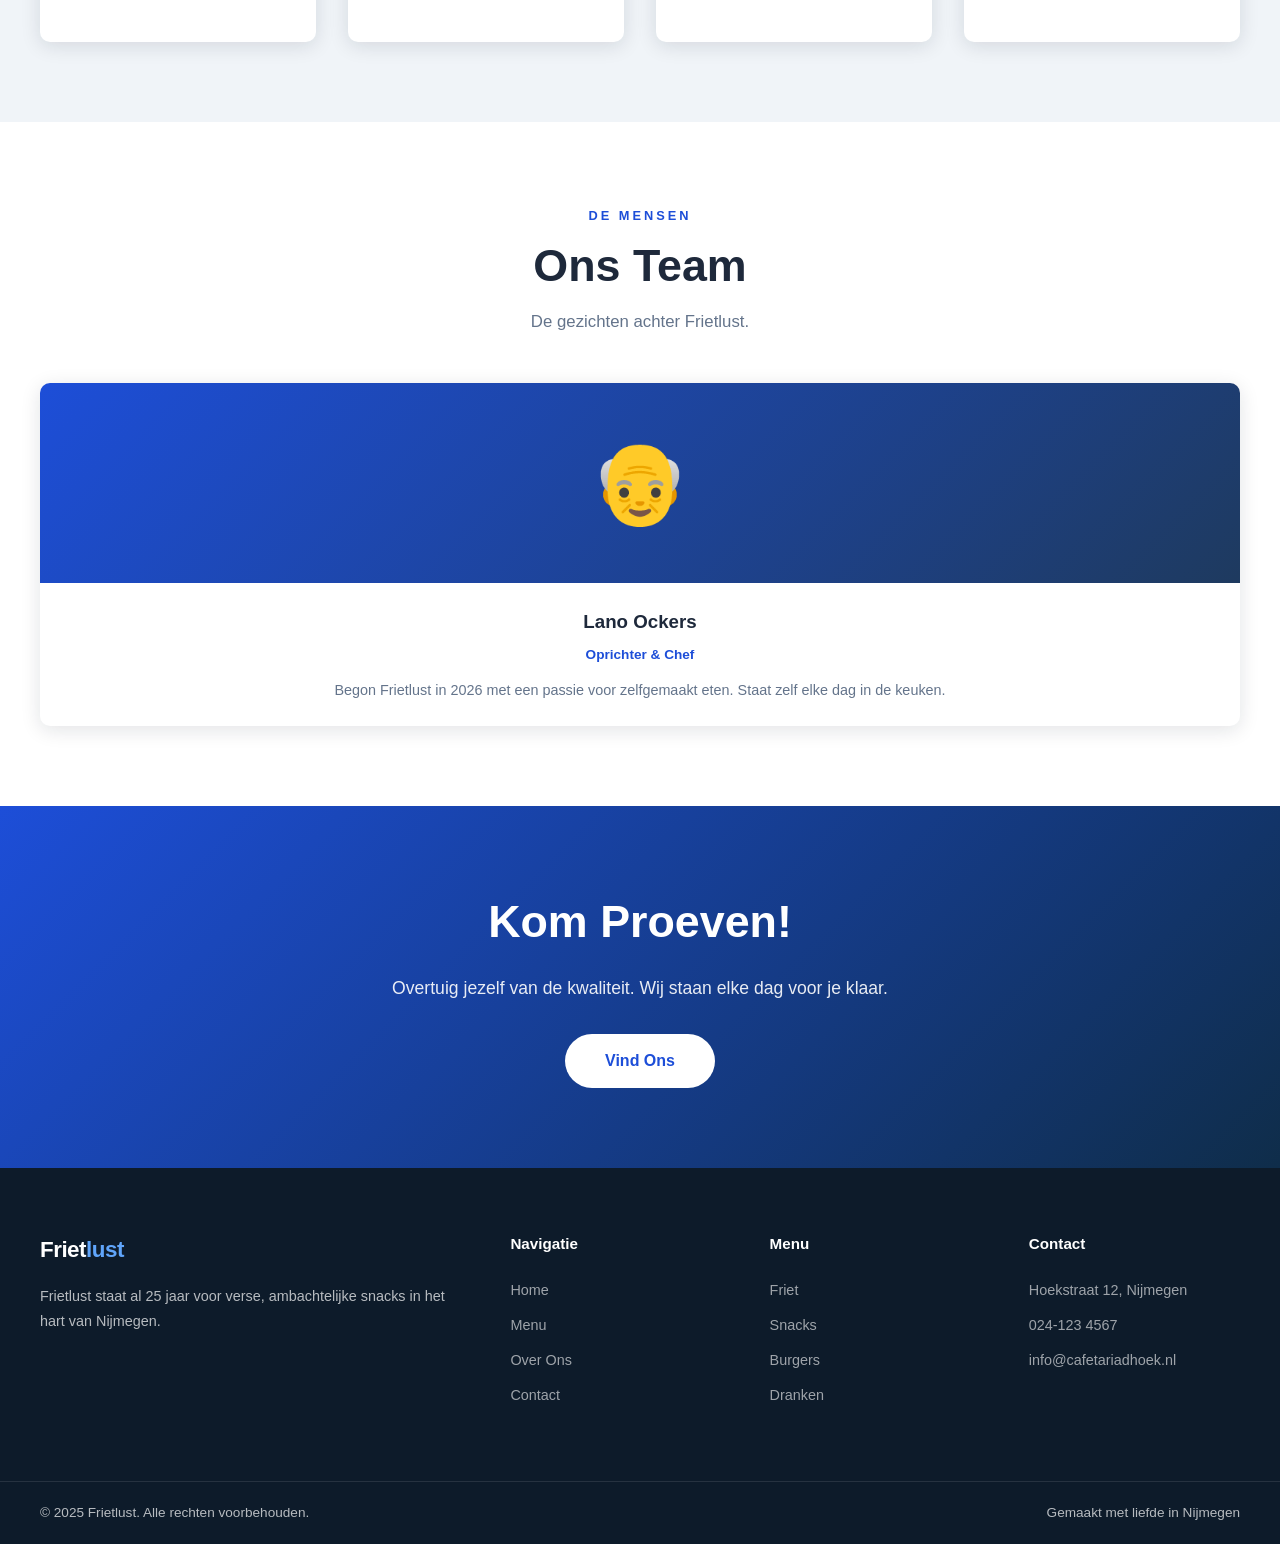
<file: over-ons.html>
<!DOCTYPE html>
<html lang="nl">
<head>
    <meta charset="UTF-8">
    <meta name="viewport" content="width=device-width, initial-scale=1.0">
    <title>Over Ons - Frietlust</title>
    <link rel="stylesheet" href="css/style.css">
</head>
<body>

    <!-- HEADER -->
    <header class="header vast" id="header">
        <div class="header-inner">
            <a href="index.html" class="logo">Friet<span>lust</span></a>
            <nav class="nav" id="nav">
                <ul>
                    <li><a href="index.html">Home</a></li>
                    <li><a href="menu.html">Menu</a></li>
                    <li><a href="over-ons.html" class="actief">Over Ons</a></li>
                    <li><a href="contact.html">Contact</a></li>
                    <li><a href="login.html" class="btn-beheer">Beheer</a></li>
                </ul>
            </nav>
            <div class="hamburger" id="hamburger">
                <span></span><span></span><span></span>
            </div>
        </div>
    </header>

    <!-- PAGINA HERO -->
    <div class="pagina-hero">
        <div class="pagina-hero-bg"></div>
        <div class="pagina-hero-inhoud">
            <span class="label">Al 25 jaar in Nijmegen</span>
            <h1>Over Ons</h1>
            <p>Het verhaal achter Frietlust</p>
        </div>
    </div>

    <!-- ONS VERHAAL -->
    <section class="sectie sectie-licht">
        <div class="container">
            <div class="over-ons-grid">
                <div class="over-ons-visual">
                    <div class="visual-blok">&#127839;</div>
                    <div class="visual-blok">&#127829;</div>
                    <div class="visual-blok">&#127828;</div>
                    <div class="visual-blok">&#129367;</div>
                </div>
                <div class="over-ons-tekst">
                    <span class="label" style="color: var(--rood); font-size: 0.8rem; font-weight: 700; letter-spacing: 3px; text-transform: uppercase;">Ons Verhaal</span>
                    <h2>Lekker Zelfgemaakt, Zonder Gedoe</h2>
                    <p>In 2026 startte Lano Ockers Frietlust met één duidelijk doel: lekker zelfgemaakt eten serveren dat je nergens anders vindt.</p>
                    <p>Geen pakjes, geen kant-en-klare troep. Alles wordt zelf gemaakt — van de sauzen tot de burgers. Lano staat zelf dagelijks in de keuken en zorgt ervoor dat elk gerecht precies goed is.</p>
                    <p>Frietlust is klein begonnen maar groeit snel, omdat mensen eenvoudigweg terugkomen voor het eten. Dat zegt genoeg.</p>
                    <div class="statistieken">
                        <div class="stat">
                            <h3>2026</h3>
                            <p>Opgericht</p>
                        </div>
                        <div class="stat">
                            <h3>500+</h3>
                            <p>Klanten per dag</p>
                        </div>
                        <div class="stat">
                            <h3>30+</h3>
                            <p>Gerechten</p>
                        </div>
                    </div>
                </div>
            </div>
        </div>
    </section>

    <!-- WAARDEN -->
    <section class="sectie" style="background: var(--licht);">
        <div class="container">
            <div class="sectie-kop">
                <span class="label">Waarom Frietlust</span>
                <h2>Onze Kernwaarden</h2>
                <p>Dit is waar wij elke dag voor opstaan.</p>
            </div>
            <div class="waarden-grid">
                <div class="waarde-kaart">
                    <div class="waarde-icoon">&#127859;</div>
                    <h3>Altijd Vers</h3>
                    <p>Geen diepvries trucs. Alles wordt dagelijks vers bereid met echte ingredienten.</p>
                </div>
                <div class="waarde-kaart">
                    <div class="waarde-icoon">&#10084;</div>
                    <h3>Met Liefde</h3>
                    <p>Elk gerecht wordt bereid met aandacht en passie voor goed eten.</p>
                </div>
                <div class="waarde-kaart">
                    <div class="waarde-icoon">&#128106;</div>
                    <h3>Zelfgemaakt</h3>
                    <p>Alles wordt zelf gemaakt door Lano. Geen pakjes, geen shortcuts.</p>
                </div>
                <div class="waarde-kaart">
                    <div class="waarde-icoon">&#128200;</div>
                    <h3>Eerlijke Prijs</h3>
                    <p>Topkwaliteit hoeft niet duur te zijn. Goede prijs-kwaliteitverhouding.</p>
                </div>
            </div>
        </div>
    </section>

    <!-- TEAM -->
    <section class="sectie sectie-licht">
        <div class="container">
            <div class="sectie-kop">
                <span class="label">De Mensen</span>
                <h2>Ons Team</h2>
                <p>De gezichten achter Frietlust.</p>
            </div>
            <div class="team-grid">
                <div class="team-kaart">
                    <div class="team-foto foto-1">&#128116;</div>
                    <div class="team-info">
                        <h3>Lano Ockers</h3>
                        <span>Oprichter & Chef</span>
                        <p style="margin-top: 0.75rem; font-size: 0.9rem; color: var(--tekst-licht);">Begon Frietlust in 2026 met een passie voor zelfgemaakt eten. Staat zelf elke dag in de keuken.</p>
                    </div>
                </div>
            </div>
        </div>
    </section>

    <!-- CTA -->
    <section class="cta-sectie">
        <div class="container">
            <h2>Kom Proeven!</h2>
            <p>Overtuig jezelf van de kwaliteit. Wij staan elke dag voor je klaar.</p>
            <a href="contact.html" class="btn-wit">Vind Ons</a>
        </div>
    </section>

    <!-- FOOTER -->
    <footer class="footer">
        <div class="footer-top">
            <div class="footer-grid">
                <div class="footer-brand">
                    <a href="index.html" class="logo">Friet<span>lust</span></a>
                    <p>Frietlust staat al 25 jaar voor verse, ambachtelijke snacks in het hart van Nijmegen.</p>
                </div>
                <div class="footer-kolom">
                    <h4>Navigatie</h4>
                    <ul>
                        <li><a href="index.html">Home</a></li>
                        <li><a href="menu.html">Menu</a></li>
                        <li><a href="over-ons.html">Over Ons</a></li>
                        <li><a href="contact.html">Contact</a></li>
                    </ul>
                </div>
                <div class="footer-kolom">
                    <h4>Menu</h4>
                    <ul>
                        <li><a href="menu.html">Friet</a></li>
                        <li><a href="menu.html">Snacks</a></li>
                        <li><a href="menu.html">Burgers</a></li>
                        <li><a href="menu.html">Dranken</a></li>
                    </ul>
                </div>
                <div class="footer-kolom">
                    <h4>Contact</h4>
                    <ul>
                        <li><a href="#">Hoekstraat 12, Nijmegen</a></li>
                        <li><a href="#">024-123 4567</a></li>
                        <li><a href="#">info@cafetariadhoek.nl</a></li>
                    </ul>
                </div>
            </div>
        </div>
        <div class="footer-bottom">
            <div class="container">
                <span>&copy; 2025 Frietlust. Alle rechten voorbehouden.</span>
                <span>Gemaakt met liefde in Nijmegen</span>
            </div>
        </div>
    </footer>

    <script src="js/main.js"></script>

</body>
</html>
</file>
<file: css/style.css>
/* === RESET & VARIABELEN === */
* {
    margin: 0;
    padding: 0;
    box-sizing: border-box;
}

:root {
    --rood: #1d4ed8;
    --geel: #60a5fa;
    --donker: #0d1b2a;
    --donker2: #1b2a3b;
    --licht: #f0f4f8;
    --wit: #ffffff;
    --tekst: #1e293b;
    --tekst-licht: #64748b;
    --header-hoogte: 70px;
    --radius: 10px;
    --schaduw: 0 4px 20px rgba(13,27,42,0.12);
}

body {
    font-family: 'Segoe UI', Tahoma, Geneva, Verdana, sans-serif;
    color: var(--tekst);
    background: var(--licht);
    line-height: 1.6;
}

a {
    text-decoration: none;
    color: inherit;
}

img {
    max-width: 100%;
    display: block;
}

/* === HEADER === */
.header {
    position: fixed;
    top: 0;
    left: 0;
    width: 100%;
    z-index: 1000;
    transition: background 0.3s ease, box-shadow 0.3s ease;
    padding: 0 2rem;
}

.header.transparant {
    background: transparent;
}

.header.vast {
    background: var(--donker);
    box-shadow: 0 2px 20px rgba(0,0,0,0.3);
}

.header-inner {
    max-width: 1200px;
    margin: 0 auto;
    height: var(--header-hoogte);
    display: flex;
    align-items: center;
    justify-content: space-between;
}

.logo {
    font-size: 1.6rem;
    font-weight: 800;
    color: var(--wit);
    letter-spacing: -0.5px;
}

.logo span {
    color: var(--geel);
}

.nav ul {
    list-style: none;
    display: flex;
    gap: 2rem;
    align-items: center;
}

.nav ul li a {
    color: var(--wit);
    font-weight: 500;
    font-size: 0.95rem;
    padding: 0.4rem 0;
    border-bottom: 2px solid transparent;
    transition: border-color 0.2s, color 0.2s;
}

.nav ul li a:hover,
.nav ul li a.actief {
    border-bottom-color: var(--geel);
    color: var(--geel);
}

.nav ul li a.btn-beheer {
    background: var(--rood);
    color: var(--wit);
    padding: 0.5rem 1.2rem;
    border-radius: 25px;
    border-bottom: none;
    transition: background 0.2s, transform 0.2s;
}

.nav ul li a.btn-beheer:hover {
    background: #b91c1c;
    transform: translateY(-1px);
}

/* === HAMBURGER MENU === */
.hamburger {
    display: none;
    flex-direction: column;
    gap: 5px;
    cursor: pointer;
    padding: 5px;
}

.hamburger span {
    width: 25px;
    height: 2px;
    background: var(--wit);
    border-radius: 2px;
    transition: all 0.3s;
}

/* === HERO === */
.hero {
    position: relative;
    height: 100vh;
    min-height: 600px;
    background-image: url('../img/slide-1.jpg');
    background-size: cover;
    background-position: center;
    display: flex;
    align-items: center;
    justify-content: center;
}

.hero-overlay {
    position: absolute;
    inset: 0;
    background: rgba(0,0,0,0.5);
}

.hero-inhoud {
    position: relative;
    z-index: 2;
    text-align: center;
    color: var(--wit);
    padding: 2rem;
    max-width: 700px;
}

/* === HERO CAROUSEL === */
.carousel {
    position: relative;
    height: 100vh;
    min-height: 600px;
    overflow: hidden;
}

.slide {
    position: absolute;
    inset: 0;
    display: flex;
    align-items: center;
    justify-content: center;
    opacity: 0;
    transition: opacity 0.8s ease;
    pointer-events: none;
}

.slide.actief {
    opacity: 1;
    pointer-events: all;
}

.slide-1 {
    background-color: #1a0a00;
}

.slide-2 {
    background-color: #1a0000;
}

.slide-3 {
    background-color: #0a0a0a;
}

.slide-overlay {
    position: absolute;
    inset: 0;
    background: rgba(0,0,0,0.45);
}

.slide-inhoud {
    position: relative;
    z-index: 2;
    text-align: center;
    color: var(--wit);
    padding: 2rem;
    max-width: 700px;
}

.slide-label {
    display: inline-block;
    background: var(--geel);
    color: var(--donker);
    font-size: 0.8rem;
    font-weight: 700;
    letter-spacing: 2px;
    text-transform: uppercase;
    padding: 0.4rem 1rem;
    border-radius: 25px;
    margin-bottom: 1.5rem;
}

.slide-inhoud h1 {
    font-size: clamp(2.5rem, 6vw, 4.5rem);
    font-weight: 900;
    line-height: 1.1;
    margin-bottom: 1rem;
    text-shadow: 0 2px 20px rgba(0,0,0,0.5);
}

.slide-inhoud p {
    font-size: 1.15rem;
    opacity: 0.9;
    margin-bottom: 2rem;
    text-shadow: 0 1px 10px rgba(0,0,0,0.5);
}

.carousel-knoppen {
    display: flex;
    gap: 1rem;
    justify-content: center;
    flex-wrap: wrap;
}

.btn-primair {
    background: var(--rood);
    color: var(--wit);
    padding: 0.85rem 2rem;
    border-radius: 30px;
    font-weight: 700;
    font-size: 1rem;
    border: none;
    cursor: pointer;
    transition: background 0.2s, transform 0.2s;
    display: inline-block;
}

.btn-primair:hover {
    background: #b91c1c;
    transform: translateY(-2px);
}

.btn-secundair {
    background: transparent;
    color: var(--wit);
    padding: 0.85rem 2rem;
    border-radius: 30px;
    font-weight: 700;
    font-size: 1rem;
    border: 2px solid rgba(255,255,255,0.6);
    cursor: pointer;
    transition: border-color 0.2s, background 0.2s, transform 0.2s;
    display: inline-block;
}

.btn-secundair:hover {
    border-color: var(--wit);
    background: rgba(255,255,255,0.1);
    transform: translateY(-2px);
}

/* Carousel pijlen */
.carousel-pijl {
    position: absolute;
    top: 50%;
    transform: translateY(-50%);
    z-index: 10;
    background: rgba(255,255,255,0.15);
    color: var(--wit);
    border: 2px solid rgba(255,255,255,0.4);
    width: 50px;
    height: 50px;
    border-radius: 50%;
    display: flex;
    align-items: center;
    justify-content: center;
    cursor: pointer;
    font-size: 1.2rem;
    transition: background 0.2s;
    backdrop-filter: blur(4px);
}

.carousel-pijl:hover {
    background: rgba(255,255,255,0.3);
}

.pijl-links { left: 2rem; }
.pijl-rechts { right: 2rem; }

/* Carousel dots */
.carousel-dots {
    position: absolute;
    bottom: 2rem;
    left: 50%;
    transform: translateX(-50%);
    display: flex;
    gap: 0.6rem;
    z-index: 10;
}

.dot {
    width: 10px;
    height: 10px;
    border-radius: 50%;
    background: rgba(255,255,255,0.4);
    cursor: pointer;
    border: none;
    transition: background 0.2s, transform 0.2s;
}

.dot.actief {
    background: var(--geel);
    transform: scale(1.3);
}

/* === SECTIES ALGEMEEN === */
.sectie {
    padding: 5rem 2rem;
}

.sectie-donker {
    background: var(--donker);
    color: var(--wit);
}

.sectie-licht {
    background: var(--wit);
}

.sectie-kop {
    text-align: center;
    margin-bottom: 3rem;
}

.sectie-kop .label {
    display: inline-block;
    color: var(--rood);
    font-size: 0.8rem;
    font-weight: 700;
    letter-spacing: 3px;
    text-transform: uppercase;
    margin-bottom: 0.75rem;
}

.sectie-kop h2 {
    font-size: clamp(1.8rem, 4vw, 2.8rem);
    font-weight: 800;
    line-height: 1.2;
    margin-bottom: 1rem;
}

.sectie-kop p {
    font-size: 1.05rem;
    color: var(--tekst-licht);
    max-width: 550px;
    margin: 0 auto;
}

.sectie-donker .sectie-kop p {
    color: rgba(255,255,255,0.65);
}

.container {
    max-width: 1200px;
    margin: 0 auto;
}

/* === SPECIALITEITEN KAARTEN === */
.kaarten-grid {
    display: grid;
    grid-template-columns: repeat(auto-fit, minmax(280px, 1fr));
    gap: 2rem;
}

.kaart {
    background: var(--wit);
    border-radius: var(--radius);
    overflow: hidden;
    box-shadow: var(--schaduw);
    transition: transform 0.2s, box-shadow 0.2s;
}

.kaart:hover {
    transform: translateY(-5px);
    box-shadow: 0 10px 35px rgba(0,0,0,0.15);
}

.kaart-afbeelding {
    height: 200px;
    display: flex;
    align-items: center;
    justify-content: center;
    font-size: 4rem;
}

.kaart-afbeelding.friet  { background: linear-gradient(135deg, #1d4ed8, #1e3a5f); }
.kaart-afbeelding.snack  { background: linear-gradient(135deg, #1e40af, #0f2d4a); }
.kaart-afbeelding.burger { background: linear-gradient(135deg, #2563eb, #1d4ed8); }
.kaart-afbeelding.salade { background: linear-gradient(135deg, #0d1b2a, #1b2a3b); }

.kaart-body {
    padding: 1.5rem;
}

.kaart-body h3 {
    font-size: 1.2rem;
    font-weight: 700;
    margin-bottom: 0.5rem;
}

.kaart-body p {
    color: var(--tekst-licht);
    font-size: 0.9rem;
    margin-bottom: 1rem;
}

.kaart-footer {
    display: flex;
    align-items: center;
    justify-content: space-between;
}

.prijs {
    font-size: 1.3rem;
    font-weight: 800;
    color: var(--rood);
}

.badge {
    background: var(--geel);
    color: var(--donker);
    font-size: 0.75rem;
    font-weight: 700;
    padding: 0.25rem 0.75rem;
    border-radius: 20px;
}

/* === OVER ONS TEASER === */
.over-ons-grid {
    display: grid;
    grid-template-columns: 1fr 1fr;
    gap: 5rem;
    align-items: center;
}

.over-ons-visual {
    display: grid;
    grid-template-columns: 1fr 1fr;
    gap: 1rem;
}

.visual-blok {
    border-radius: var(--radius);
    overflow: hidden;
    aspect-ratio: 1;
    display: flex;
    align-items: center;
    justify-content: center;
    font-size: 3rem;
}

.visual-blok:nth-child(1) { background: linear-gradient(135deg, #1d4ed8, #1e3a5f); }
.visual-blok:nth-child(2) { background: linear-gradient(135deg, #1e40af, #0f2d4a); margin-top: 2rem; }
.visual-blok:nth-child(3) { background: linear-gradient(135deg, #2563eb, #1d4ed8); margin-top: -2rem; }
.visual-blok:nth-child(4) { background: linear-gradient(135deg, #0d1b2a, #1b2a3b); }

.over-ons-tekst h2 {
    font-size: clamp(1.8rem, 3vw, 2.5rem);
    font-weight: 800;
    margin-bottom: 1.5rem;
    line-height: 1.2;
}

.over-ons-tekst p {
    color: var(--tekst-licht);
    margin-bottom: 1.5rem;
    font-size: 1rem;
}

.statistieken {
    display: grid;
    grid-template-columns: repeat(3, 1fr);
    gap: 1rem;
    margin: 2rem 0;
    padding: 2rem 0;
    border-top: 1px solid #eee;
    border-bottom: 1px solid #eee;
}

.stat h3 {
    font-size: 2rem;
    font-weight: 900;
    color: var(--rood);
}

.stat p {
    font-size: 0.85rem;
    color: var(--tekst-licht);
    margin: 0;
}

/* === CTA SECTIE === */
.cta-sectie {
    background: linear-gradient(135deg, #1d4ed8, #0f2d4a);
    color: var(--wit);
    text-align: center;
    padding: 5rem 2rem;
}

.cta-sectie h2 {
    font-size: clamp(1.8rem, 4vw, 2.8rem);
    font-weight: 900;
    margin-bottom: 1rem;
}

.cta-sectie p {
    font-size: 1.1rem;
    opacity: 0.9;
    margin-bottom: 2rem;
}

.btn-wit {
    background: var(--wit);
    color: var(--rood);
    padding: 0.9rem 2.5rem;
    border-radius: 30px;
    font-weight: 700;
    font-size: 1rem;
    transition: transform 0.2s, box-shadow 0.2s;
    display: inline-block;
}

.btn-wit:hover {
    transform: translateY(-2px);
    box-shadow: 0 8px 25px rgba(0,0,0,0.2);
}

/* === PAGINA HERO (inner pagina's) === */
.pagina-hero {
    height: 350px;
    display: flex;
    align-items: center;
    justify-content: center;
    text-align: center;
    color: var(--wit);
    position: relative;
    overflow: hidden;
}

.pagina-hero-bg {
    position: absolute;
    inset: 0;
    background: linear-gradient(135deg, #0d1b2a, #1d4ed8);
}

.pagina-hero-bg::after {
    content: '';
    position: absolute;
    inset: 0;
    background: rgba(0,0,0,0.5);
}

.pagina-hero-inhoud {
    position: relative;
    z-index: 2;
}

.pagina-hero-inhoud .label {
    display: inline-block;
    background: var(--geel);
    color: var(--donker);
    font-size: 0.8rem;
    font-weight: 700;
    letter-spacing: 2px;
    text-transform: uppercase;
    padding: 0.4rem 1rem;
    border-radius: 25px;
    margin-bottom: 1rem;
}

.pagina-hero-inhoud h1 {
    font-size: clamp(2rem, 5vw, 3.5rem);
    font-weight: 900;
}

.pagina-hero-inhoud p {
    font-size: 1.1rem;
    opacity: 0.85;
    margin-top: 0.75rem;
}

/* === MENU PAGINA === */
.menu-categorie {
    margin-bottom: 3rem;
}

.categorie-titel {
    display: flex;
    align-items: center;
    gap: 1rem;
    margin-bottom: 1.5rem;
    padding-bottom: 1rem;
    border-bottom: 2px solid #eee;
}

.categorie-titel h3 {
    font-size: 1.5rem;
    font-weight: 800;
}

.categorie-titel .lijn {
    flex: 1;
    height: 2px;
    background: #f0f0f0;
}

.menu-items-grid {
    display: grid;
    grid-template-columns: repeat(auto-fill, minmax(300px, 1fr));
    gap: 1.5rem;
}

.menu-item {
    display: flex;
    align-items: center;
    gap: 1rem;
    background: var(--wit);
    padding: 1.25rem;
    border-radius: var(--radius);
    box-shadow: 0 2px 10px rgba(0,0,0,0.06);
    transition: transform 0.2s;
}

.menu-item:hover {
    transform: translateX(4px);
}

.menu-item-icon {
    width: 60px;
    height: 60px;
    border-radius: 10px;
    display: flex;
    align-items: center;
    justify-content: center;
    font-size: 1.8rem;
    flex-shrink: 0;
}

.menu-item-icon.friet  { background: linear-gradient(135deg, #1d4ed8, #1e3a5f); }
.menu-item-icon.snack  { background: linear-gradient(135deg, #1e40af, #0f2d4a); }
.menu-item-icon.burger { background: linear-gradient(135deg, #2563eb, #1d4ed8); }
.menu-item-icon.drank  { background: linear-gradient(135deg, #0d1b2a, #1b2a3b); }

.menu-item-info {
    flex: 1;
}

.menu-item-info h4 {
    font-weight: 700;
    margin-bottom: 0.2rem;
}

.menu-item-info p {
    font-size: 0.85rem;
    color: var(--tekst-licht);
}

.menu-item-prijs {
    font-size: 1.1rem;
    font-weight: 800;
    color: var(--rood);
    white-space: nowrap;
}

/* === OVER ONS PAGINA === */
.waarden-grid {
    display: grid;
    grid-template-columns: repeat(auto-fit, minmax(220px, 1fr));
    gap: 2rem;
}

.waarde-kaart {
    text-align: center;
    padding: 2.5rem 1.5rem;
    background: var(--wit);
    border-radius: var(--radius);
    box-shadow: var(--schaduw);
}

.waarde-icoon {
    width: 70px;
    height: 70px;
    border-radius: 50%;
    background: linear-gradient(135deg, #1d4ed8, #0f2d4a);
    display: flex;
    align-items: center;
    justify-content: center;
    font-size: 1.8rem;
    margin: 0 auto 1.5rem;
    color: var(--wit);
}

.waarde-kaart h3 {
    font-size: 1.1rem;
    font-weight: 700;
    margin-bottom: 0.5rem;
}

.waarde-kaart p {
    font-size: 0.9rem;
    color: var(--tekst-licht);
}

.team-grid {
    display: grid;
    grid-template-columns: repeat(auto-fit, minmax(250px, 1fr));
    gap: 2rem;
}

.team-kaart {
    text-align: center;
    background: var(--wit);
    border-radius: var(--radius);
    overflow: hidden;
    box-shadow: var(--schaduw);
}

.team-foto {
    height: 200px;
    display: flex;
    align-items: center;
    justify-content: center;
    font-size: 5rem;
}

.team-foto.foto-1 { background: linear-gradient(135deg, #1d4ed8, #1e3a5f); }
.team-foto.foto-2 { background: linear-gradient(135deg, #1e40af, #0f2d4a); }
.team-foto.foto-3 { background: linear-gradient(135deg, #2563eb, #1d4ed8); }

.team-info {
    padding: 1.5rem;
}

.team-info h3 {
    font-weight: 700;
    margin-bottom: 0.25rem;
}

.team-info span {
    font-size: 0.85rem;
    color: var(--rood);
    font-weight: 600;
}

/* === CONTACT PAGINA === */
.contact-grid {
    display: grid;
    grid-template-columns: 1fr 1.5fr;
    gap: 4rem;
    align-items: start;
}

.contact-info h3 {
    font-size: 1.5rem;
    font-weight: 800;
    margin-bottom: 2rem;
}

.contact-item {
    display: flex;
    gap: 1rem;
    margin-bottom: 1.5rem;
    align-items: flex-start;
}

.contact-item-icon {
    width: 45px;
    height: 45px;
    background: #1d4ed8;
    border-radius: 10px;
    display: flex;
    align-items: center;
    justify-content: center;
    color: var(--wit);
    font-size: 1.1rem;
    flex-shrink: 0;
}

.contact-item-tekst strong {
    display: block;
    font-weight: 700;
    margin-bottom: 0.2rem;
}

.contact-item-tekst span {
    color: var(--tekst-licht);
    font-size: 0.9rem;
}

.openingstijden {
    margin-top: 2rem;
    background: var(--licht);
    padding: 1.5rem;
    border-radius: var(--radius);
}

.openingstijden h4 {
    font-weight: 700;
    margin-bottom: 1rem;
    font-size: 1rem;
}

.tijd-rij {
    display: flex;
    justify-content: space-between;
    padding: 0.4rem 0;
    border-bottom: 1px solid #eee;
    font-size: 0.9rem;
}

.tijd-rij:last-child { border-bottom: none; }
.tijd-rij span:last-child { font-weight: 600; }

/* Contact formulier */
.contact-formulier {
    background: var(--wit);
    padding: 2.5rem;
    border-radius: var(--radius);
    box-shadow: var(--schaduw);
}

.contact-formulier h3 {
    font-size: 1.4rem;
    font-weight: 800;
    margin-bottom: 2rem;
}

.form-groep {
    margin-bottom: 1.5rem;
}

.form-groep label {
    display: block;
    font-weight: 600;
    margin-bottom: 0.5rem;
    font-size: 0.9rem;
}

.form-groep input,
.form-groep textarea,
.form-groep select {
    width: 100%;
    padding: 0.85rem 1rem;
    border: 2px solid #e5e7eb;
    border-radius: 8px;
    font-size: 0.95rem;
    font-family: inherit;
    transition: border-color 0.2s;
    background: var(--licht);
}

.form-groep input:focus,
.form-groep textarea:focus,
.form-groep select:focus {
    outline: none;
    border-color: var(--rood);
}

.form-groep textarea {
    resize: vertical;
    min-height: 130px;
}

.form-rij {
    display: grid;
    grid-template-columns: 1fr 1fr;
    gap: 1rem;
}

/* === FOOTER === */
.footer {
    background: var(--donker);
    color: rgba(255,255,255,0.7);
}

.footer-top {
    padding: 4rem 2rem;
}

.footer-grid {
    max-width: 1200px;
    margin: 0 auto;
    display: grid;
    grid-template-columns: 2fr 1fr 1fr 1fr;
    gap: 3rem;
}

.footer-brand .logo {
    font-size: 1.4rem;
    margin-bottom: 1rem;
    display: block;
}

.footer-brand p {
    font-size: 0.9rem;
    line-height: 1.7;
    margin-bottom: 1.5rem;
}

.footer-kolom h4 {
    color: var(--wit);
    font-weight: 700;
    margin-bottom: 1.25rem;
    font-size: 0.95rem;
}

.footer-kolom ul {
    list-style: none;
}

.footer-kolom ul li {
    margin-bottom: 0.6rem;
}

.footer-kolom ul li a {
    color: rgba(255,255,255,0.6);
    font-size: 0.9rem;
    transition: color 0.2s;
}

.footer-kolom ul li a:hover {
    color: var(--geel);
}

.footer-bottom {
    border-top: 1px solid rgba(255,255,255,0.1);
    padding: 1.25rem 2rem;
    text-align: center;
    font-size: 0.85rem;
}

.footer-bottom .container {
    display: flex;
    align-items: center;
    justify-content: space-between;
}

/* === MELDING BANNER === */
.melding-banner {
    background: var(--geel);
    color: var(--donker);
    text-align: center;
    padding: 0.6rem 1rem;
    font-size: 0.85rem;
    font-weight: 600;
    position: fixed;
    top: var(--header-hoogte);
    left: 0;
    width: 100%;
    z-index: 999;
    transform: translateY(-100%);
    transition: transform 0.3s;
}

/* === ZOEKBALK === */
.zoek-sectie {
    background: var(--donker2);
    padding: 2rem;
}

.zoek-formulier {
    max-width: 600px;
    margin: 0 auto;
    display: flex;
    gap: 0.75rem;
}

.zoek-formulier input {
    flex: 1;
    padding: 0.85rem 1.25rem;
    border: none;
    border-radius: 30px;
    font-size: 0.95rem;
    background: rgba(255,255,255,0.1);
    color: var(--wit);
}

.zoek-formulier input::placeholder {
    color: rgba(255,255,255,0.5);
}

.zoek-formulier input:focus {
    outline: none;
    background: rgba(255,255,255,0.15);
}

.zoek-formulier button {
    background: var(--rood);
    color: var(--wit);
    border: none;
    padding: 0.85rem 1.75rem;
    border-radius: 30px;
    font-weight: 700;
    cursor: pointer;
    transition: background 0.2s;
}

.zoek-formulier button:hover {
    background: #b91c1c;
}

/* === RESPONSIVE === */
@media (max-width: 992px) {
    .over-ons-grid { grid-template-columns: 1fr; }
    .over-ons-visual { display: none; }
    .footer-grid { grid-template-columns: 1fr 1fr; }
    .contact-grid { grid-template-columns: 1fr; }
}

@media (max-width: 768px) {
    .nav { display: none; }
    .nav.open {
        display: block;
        position: fixed;
        top: var(--header-hoogte);
        left: 0;
        width: 100%;
        background: var(--donker);
        padding: 1rem 0;
        border-top: 1px solid rgba(255,255,255,0.1);
    }
    .nav.open ul {
        flex-direction: column;
        gap: 0;
        padding: 0 2rem;
    }
    .nav.open ul li a {
        display: block;
        padding: 0.85rem 0;
        border-bottom: 1px solid rgba(255,255,255,0.05);
    }
    .hamburger { display: flex; }
    .carousel-pijl { display: none; }
    .footer-grid { grid-template-columns: 1fr; }
    .form-rij { grid-template-columns: 1fr; }
    .statistieken { grid-template-columns: 1fr; }
    .footer-bottom .container { flex-direction: column; gap: 0.5rem; }
}

@media (max-width: 480px) {
    .sectie { padding: 3rem 1rem; }
    .slide-inhoud h1 { font-size: 2rem; }
}

/* === ADMIN DASHBOARD === */
.admin-dashboard h1 {
    text-align: center;
    margin-bottom: 2rem;
    color: var(--donker);
}

.message {
    background: #dcfce7;
    color: #166534;
    padding: 1rem 1.5rem;
    border-radius: 8px;
    margin-bottom: 2rem;
    border: 1px solid #bbf7d0;
    font-weight: 600;
    text-align: center;
}

.admin-section {
    background: var(--wit);
    padding: 2.5rem;
    border-radius: var(--radius);
    box-shadow: var(--schaduw);
    border: 1px solid rgba(0,0,0,0.05);
    transition: transform 0.2s ease;
    margin-bottom: 2rem;
}

.admin-section:hover {
    transform: translateY(-2px);
}

.admin-section h2 {
    font-size: 2rem;
    font-weight: 800;
    margin-bottom: 2rem;
    color: var(--donker);
}

.admin-form {
    background: var(--licht);
    padding: 2rem;
    border-radius: var(--radius);
    margin-bottom: 1rem;
    border: 1px solid rgba(0,0,0,0.05);
}

.form-groep {
    margin-bottom: 1.5rem;
}

.form-groep label {
    display: block;
    font-weight: 600;
    margin-bottom: 0.5rem;
    color: var(--donker);
    font-size: 0.9rem;
}

.form-groep input,
.form-groep textarea,
.form-groep select {
    width: 100%;
    padding: 0.9rem 1rem;
    border: 2px solid #e5e7eb;
    border-radius: 8px;
    font-size: 1rem;
    font-family: inherit;
    transition: all 0.2s ease;
    background: var(--wit);
}

.form-groep input:focus,
.form-groep textarea:focus,
.form-groep select:focus {
    outline: none;
    border-color: var(--rood);
    box-shadow: 0 0 0 3px rgba(29, 78, 216, 0.1);
    transform: translateY(-1px);
}

.form-groep textarea {
    resize: vertical;
    min-height: 100px;
}

.btn-admin {
    background: var(--rood);
    color: var(--wit);
    padding: 0.6rem 1.2rem;
    border: none;
    border-radius: 6px;
    font-size: 0.9rem;
    cursor: pointer;
    transition: all 0.2s ease;
    display: inline-flex;
    align-items: center;
    gap: 0.5rem;
    font-weight: 600;
}

.btn-admin:hover {
    background: #b91c1c;
    transform: translateY(-2px);
    box-shadow: 0 4px 12px rgba(185, 28, 28, 0.3);
}

.btn-admin.secondary {
    background: var(--geel);
    color: var(--donker);
}

.btn-admin.secondary:hover {
    background: #fbbf24;
    box-shadow: 0 4px 12px rgba(251, 191, 36, 0.3);
}

.btn-admin.danger {
    background: #dc2626;
}

.btn-admin.danger:hover {
    background: #b91c1c;
    box-shadow: 0 4px 12px rgba(220, 38, 38, 0.3);
}

.admin-table {
    width: 100%;
    border-collapse: collapse;
    background: var(--wit);
    border-radius: var(--radius);
    overflow: hidden;
}

.admin-table thead {
    background: linear-gradient(135deg, var(--donker), var(--donker2));
    color: var(--wit);
}

.admin-table th,
.admin-table td {
    padding: 1.2rem 1rem;
    text-align: left;
    border-bottom: 1px solid rgba(0,0,0,0.05);
}

.admin-table th {
    font-weight: 700;
    font-size: 0.95rem;
    text-transform: uppercase;
    letter-spacing: 0.5px;
}

.admin-table tbody tr {
    transition: background 0.2s ease;
}

.admin-table tbody tr:hover {
    background: rgba(29, 78, 216, 0.05);
}

.admin-table tbody tr:nth-child(even) {
    background: rgba(0,0,0,0.02);
}

.admin-table .actions {
    display: flex;
    gap: 0.5rem;
    flex-wrap: wrap;
}

/* === AUTH STIJLEN === */
.auth-container {
    max-width: 400px;
    margin: 0 auto;
}

.auth-card {
    background: var(--wit);
    padding: 2.5rem;
    border-radius: var(--radius);
    box-shadow: var(--schaduw);
    text-align: center;
}

.auth-card h1 {
    font-size: 1.8rem;
    font-weight: 800;
    margin-bottom: 2rem;
    color: var(--donker);
}

.auth-card h1 i {
    color: var(--rood);
    margin-right: 0.5rem;
}

.auth-error,
.auth-success {
    display: flex;
    align-items: center;
    gap: 0.5rem;
    padding: 0.75rem 1rem;
    border-radius: 8px;
    margin-bottom: 1rem;
    font-weight: 600;
    font-size: 0.95rem;
}

.auth-error {
    background: #fee2e2;
    color: #991b1b;
    border: 1px solid #fecaca;
}

.auth-success {
    background: #dcfce7;
    color: #166534;
    border: 1px solid #bbf7d0;
}

.auth-form {
    text-align: left;
}

.auth-note {
    margin-top: 1.5rem;
    font-size: 0.9rem;
    color: var(--tekst-licht);
}

.auth-note a {
    color: var(--rood);
    font-weight: 600;
}
</file>
